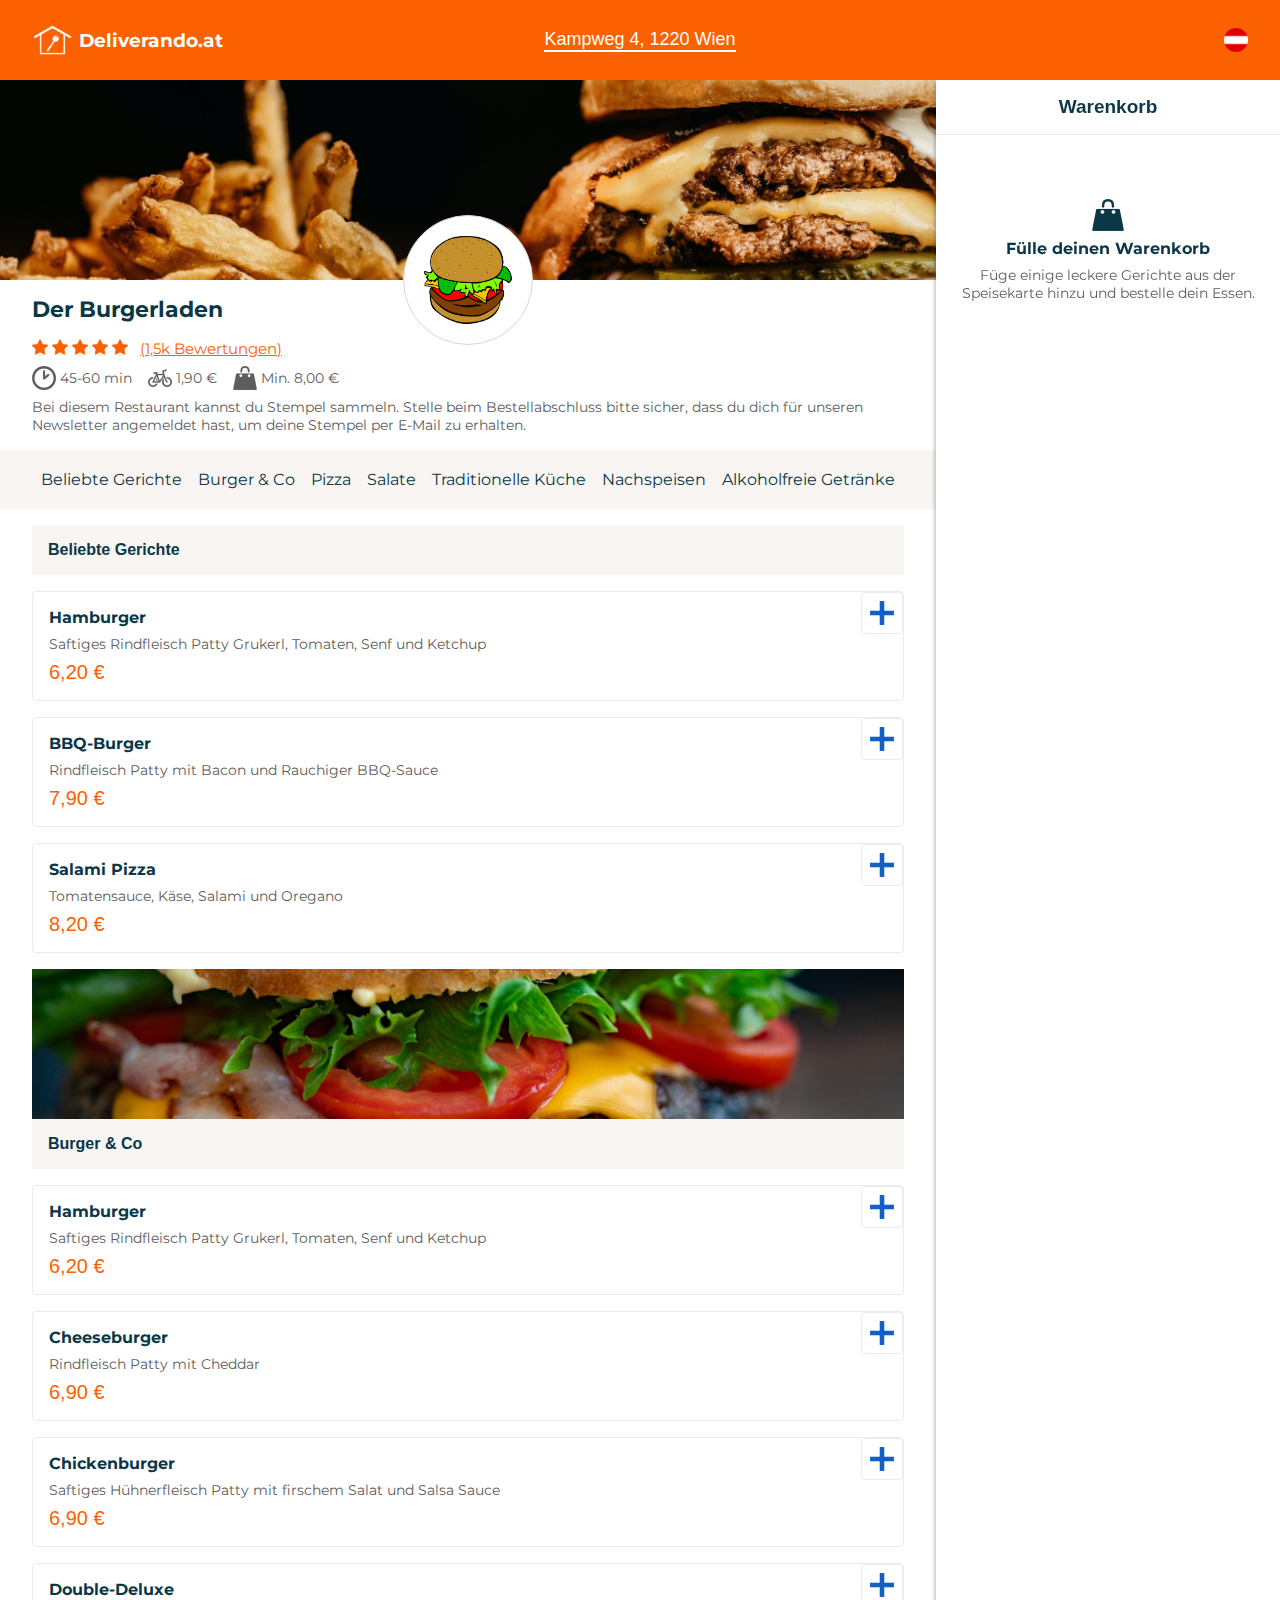
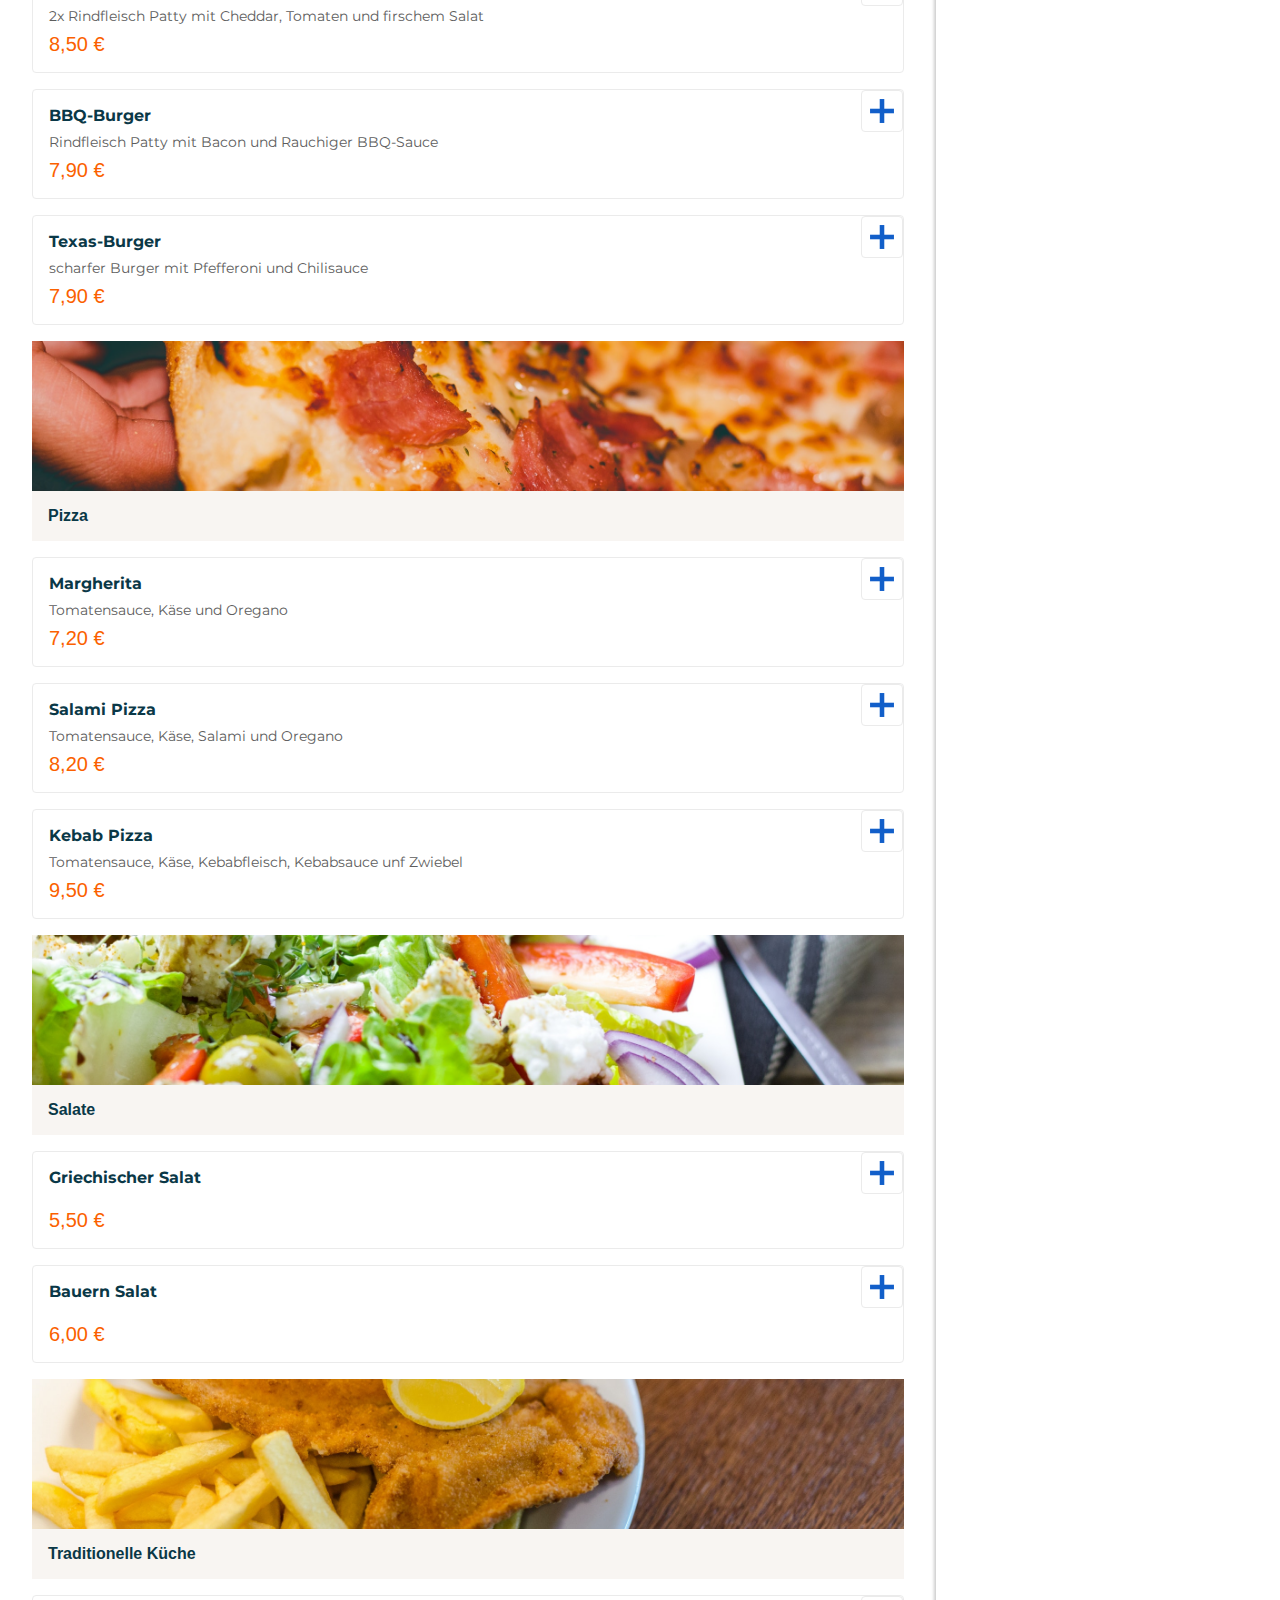
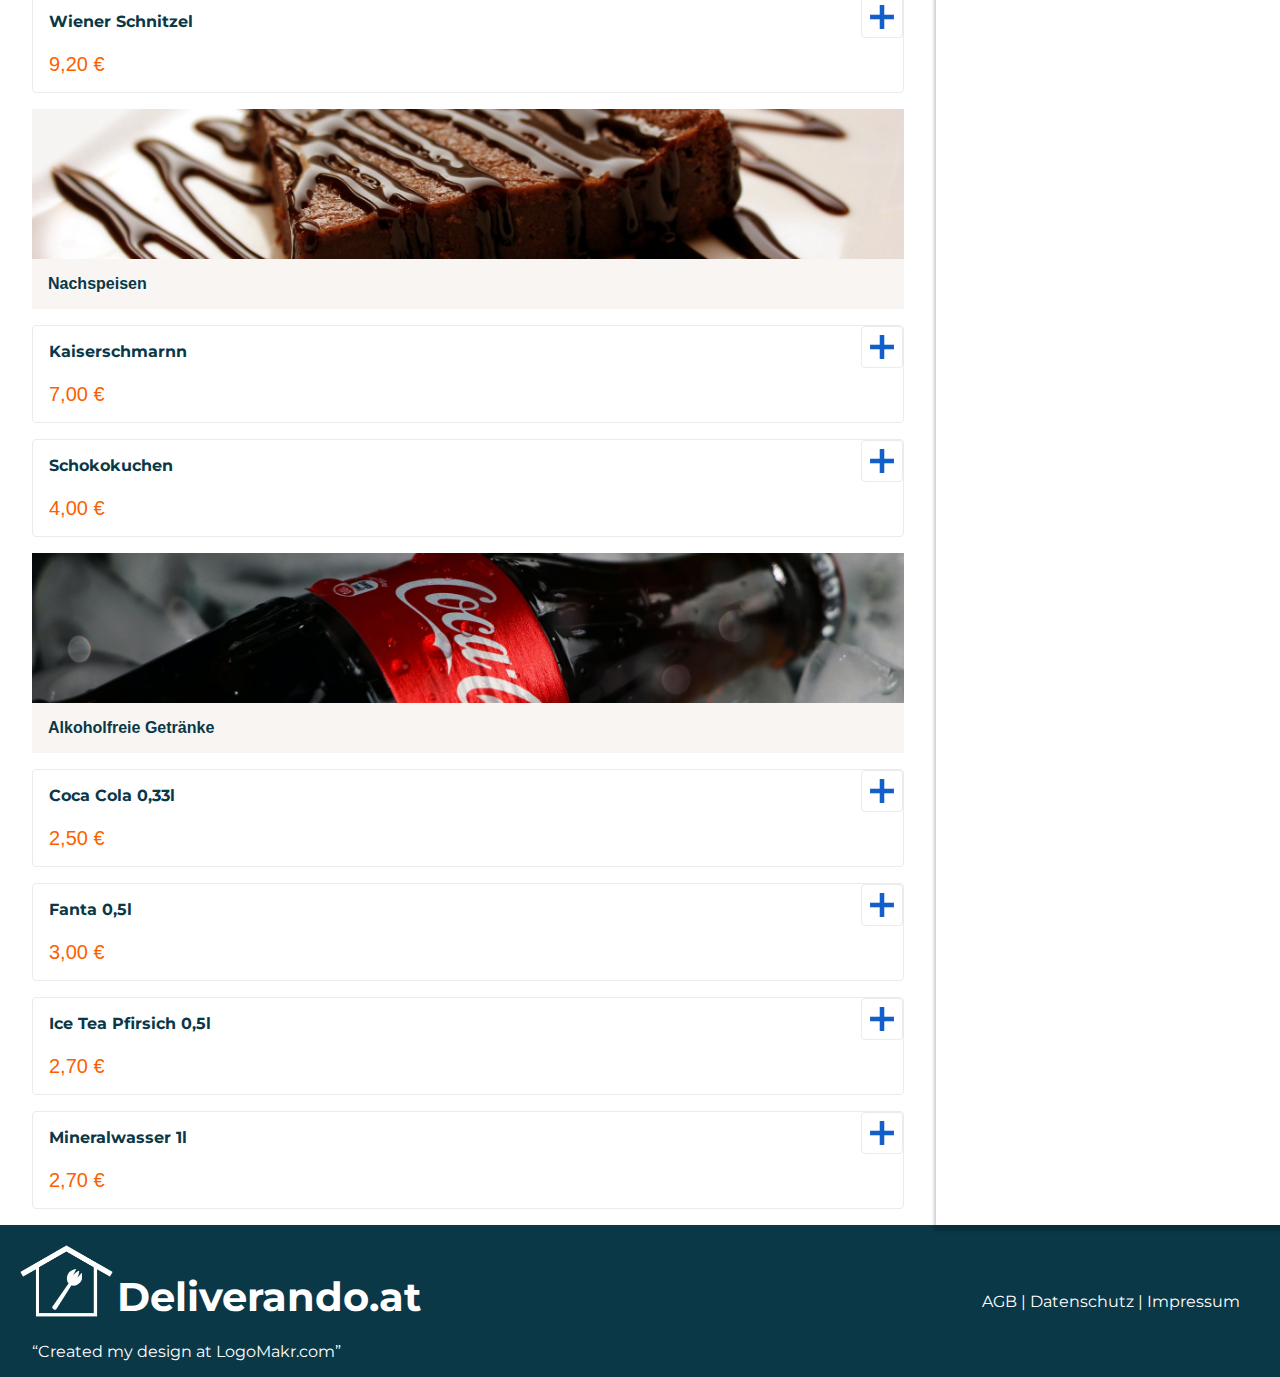
<file: index.html>
<!DOCTYPE html>
<html lang="en">
<head>
    <meta charset="UTF-8">
    <meta http-equiv="X-UA-Compatible" content="IE=edge">
    <meta name="viewport" content="width=device-width, initial-scale=1.0">
    <title>Deliverando</title>
    <link rel="icon" type="image/x-icon" href="img/logo.png">
    <link rel="stylesheet" href="style.css">
    <link rel="stylesheet" href="fonts.css">
    <script src="script.js"></script>
</head>
<body onload="render()">
    <nav>
        <div class="logo">
            <img src="img/logo.png" alt="">
            <h3>Deliverando.at</h3>
        </div>
        <div class="address">    
            <p>Kampweg 4, 1220 Wien</p>
        </div>
        <div class="flag-container">
            <img src="img/austria-flag.png" alt="">
        </div>
    </nav>

    <div class="content">

        <div class="restaurant">
            <img class="header-img" src="img/burger.jpg" alt="">
            <div class="logo-img">
            <div class="logo-img-container">
                <img src="img/burger-logo.png" alt="">
            </div>
            </div>
            <div class="restaurant-child">
                <div class="restaurant-info">
                    <h1>Der Burgerladen</h1>
                    <div class="rating">
                        <img src="img/star.png" alt="">
                        <img src="img/star.png" alt="">
                        <img src="img/star.png" alt="">
                        <img src="img/star.png" alt="">
                        <img src="img/star.png" alt="">
                        <a href="reviews.html">(1,5k Bewertungen)</a>
                    </div>
                    <div class="delivery-info">
                        <img src="img/clock.png" alt="">
                        <p>45-60 min</p>
                        <img src="img/bike.png" alt="">
                        <p>1,90 €</p>
                        <img src="img/shopping-bag-grey.png" alt="">
                        <p>Min. 8,00 €</p>
                    </div>
                    <p>Bei diesem Restaurant kannst du Stempel sammeln. Stelle beim Bestellabschluss bitte sicher, dass du dich für unseren Newsletter angemeldet hast, um deine Stempel per E-Mail zu erhalten.</p>
                </div>

                <div class="category-nav">
                    <a href="#Beliebte Gerichte">Beliebte Gerichte</a>
                    <a href="#Burger & Co">Burger & Co</a>
                    <a href="#Pizza">Pizza</a>
                    <a href="#Salate">Salate</a>
                    <a href="#Traditionelle Küche">Traditionelle Küche</a>
                    <a href="#Nachspeisen">Nachspeisen</a>
                    <a href="#Alkoholfreie Getränke">Alkoholfreie Getränke</a>
                </div>

                <div id="products">
                </div>
            </div>
        </div>

        <div class="shopping-cart-container">
            <div class="shopping-cart">
                <h3 class="cart-headline">Warenkorb</h3>
                <div id="cart-content" class="cart-content"></div>
                <div id="cart-content-sum-section"></div>
            </div>
        </div>
    
        <div id="open-shopping-basket-container" class="open-shopping-basket-container d-none">
            <button id="open-shopping-basket-button" class="open-shopping-basket" onclick="makePopUpCartVisible()"></button>
        </div>
    </div>

    <div id="pop-up-shopping-cart" class="pop-up-shopping-cart d-none-pop-up">
        <div class="pop-up-cart-headline">
            <h3>Warenkorb</h3>
            <button class="close-button" onclick="makePopUpCartInvisible()">x</button>
        </div>
        <div id="pop-up-cart-content"></div>
        <div id="pop-up-cart-sum-section"></div>
    </div>

    <footer>
        <div class="footer-child1">
            <div class="logo-footer">
                <img src="img/logo.png" alt="">
                <h3>Deliverando.at</h3>
            </div>
            <span class="credits">“Created my design at LogoMakr.com”</span>
        </div>
        <div class="footer-child2">
            <a href="agb.html">AGB</a> |
            <a href="datenschutz.html">Datenschutz</a> |
            <a href="impressum.html">Impressum</a>
        </div>
    </footer>

    <div id="bottom-placeholder" class="placeholder-basket-button d-none"></div>  <!-- placeholder to ensure that the whole footer is shown in responsive view -->
</body>
</html>
</file>
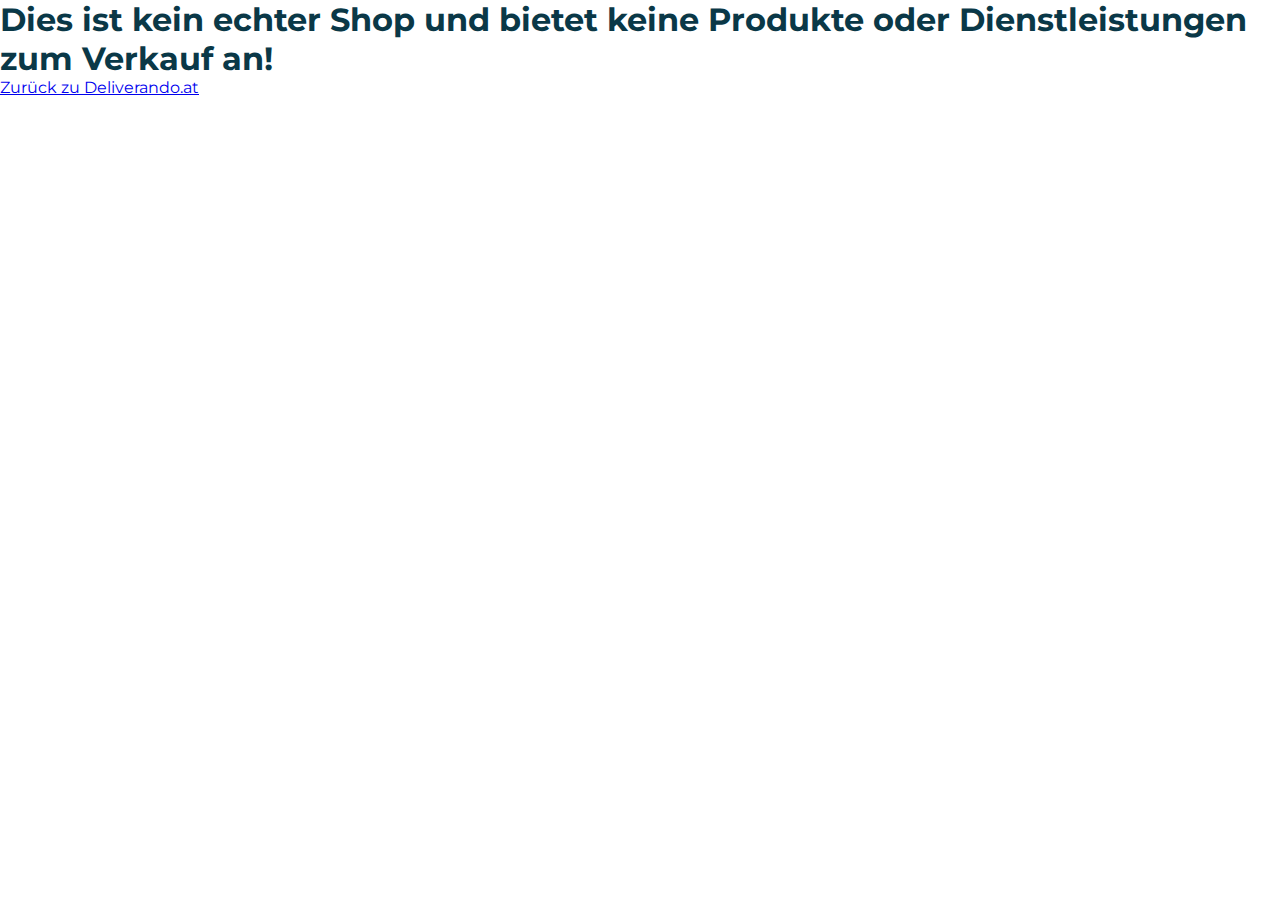
<file: agb.html>
<!DOCTYPE html>
<html lang="en">
<head>
    <meta charset="UTF-8">
    <meta http-equiv="X-UA-Compatible" content="IE=edge">
    <meta name="viewport" content="width=device-width, initial-scale=1.0">
    <title>Deliverando</title>
    <link rel="icon" type="image/x-icon" href="img/logo.png">
    <link rel="stylesheet" href="style.css">
    <link rel="stylesheet" href="fonts.css">
    <script src="script.js"></script>
</head>
<body>
    <h1>Dies ist kein echter Shop und bietet keine Produkte oder Dienstleistungen zum Verkauf an!</h1>
    <a href="index.html">Zurück zu Deliverando.at</a>
    
</body>
</html>
</file>
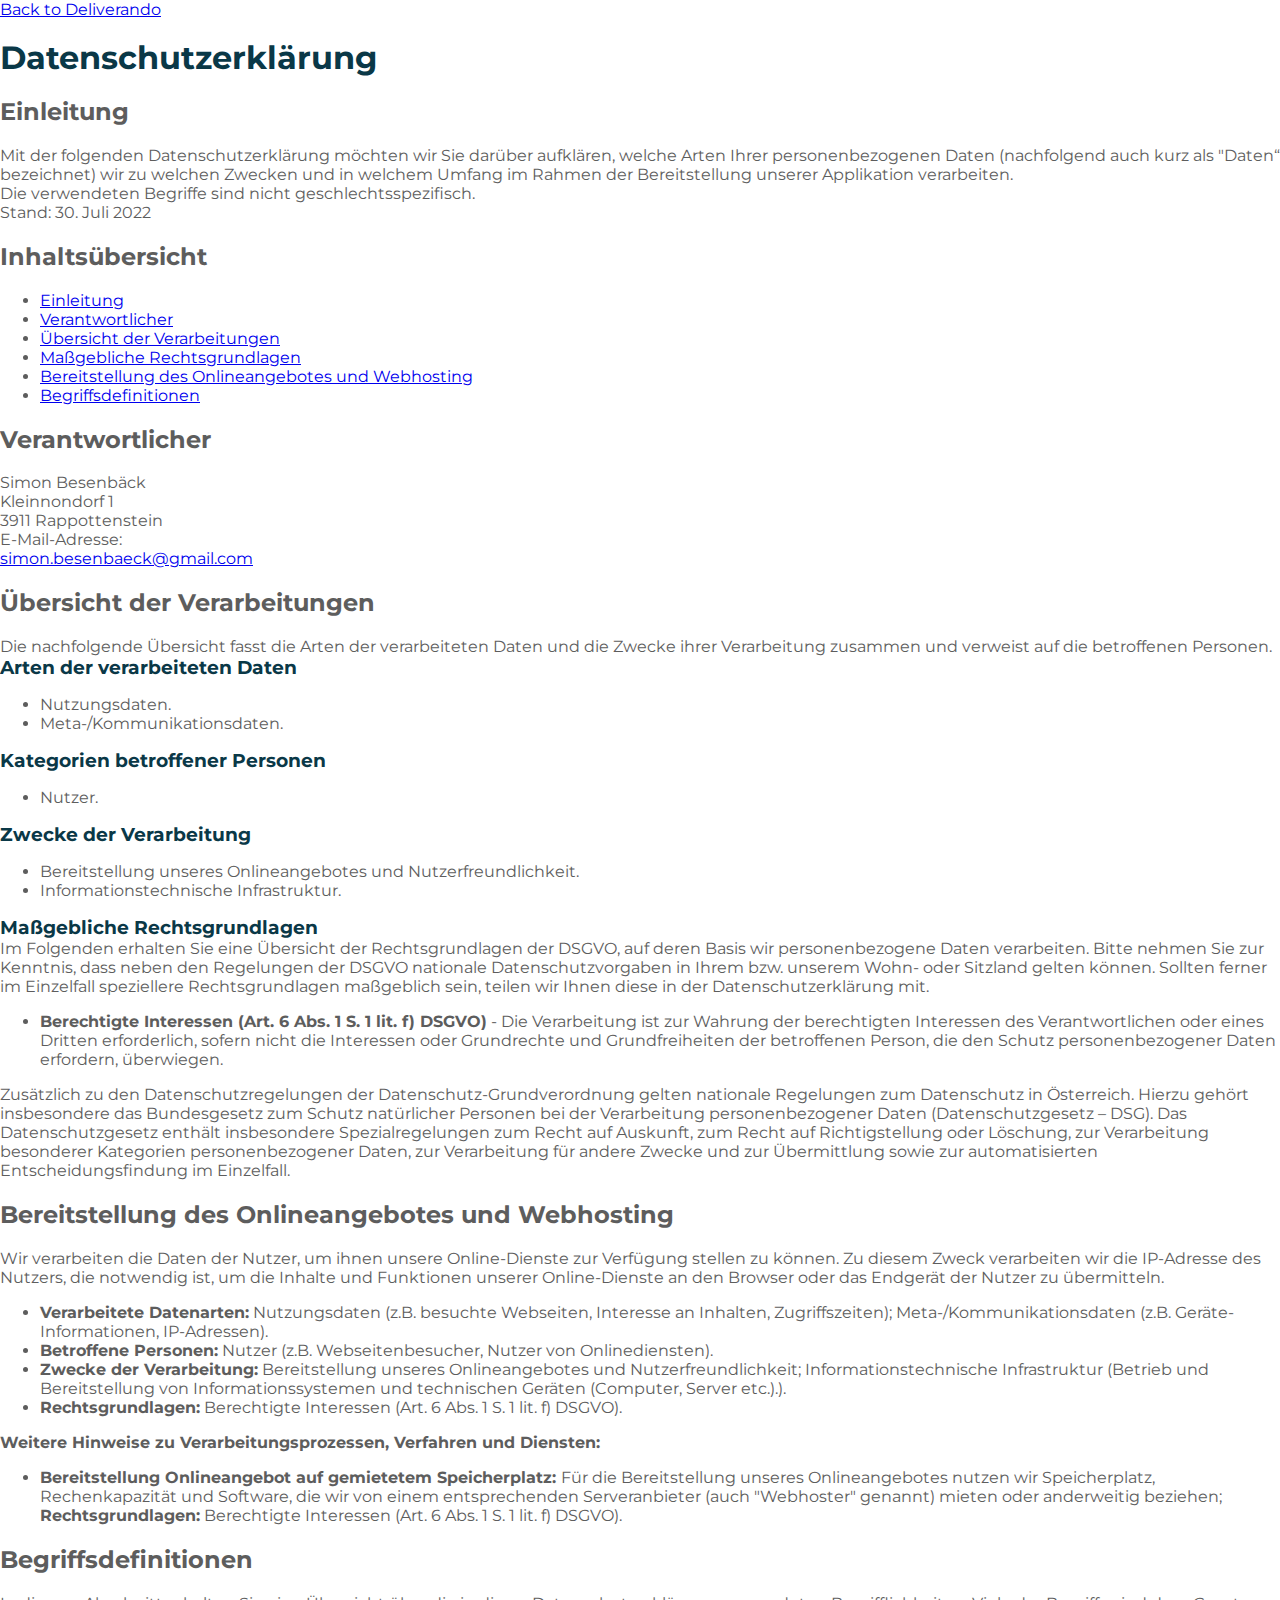
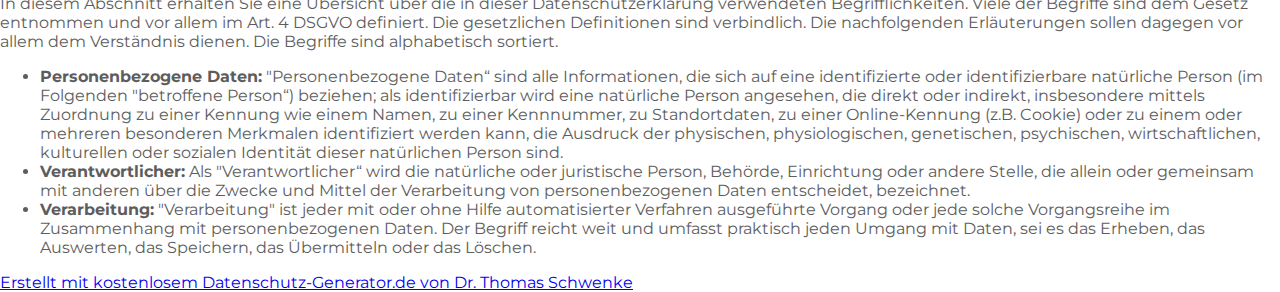
<file: datenschutz.html>
<!DOCTYPE html>
<html lang="en">

<head>
    <meta charset="UTF-8">
    <meta http-equiv="X-UA-Compatible" content="IE=edge">
    <meta name="viewport" content="width=device-width, initial-scale=1.0">
    <title>Deliverando</title>
    <link rel="icon" type="image/x-icon" href="img/favicon.ico">
    <link rel="stylesheet" href="style.css">
    <link rel="stylesheet" href="fonts.css">
    <script src="script.js"></script>
</head>

<body>
    <a href="index.html">Back to Deliverando</a> <br><br>

    <h1>Datenschutzerklärung</h1>
    <h2 id="m1870">Einleitung</h2>
    <p>Mit der folgenden Datenschutzerklärung möchten wir Sie darüber aufklären, welche Arten Ihrer personenbezogenen
        Daten (nachfolgend auch kurz als "Daten“ bezeichnet) wir zu welchen Zwecken und in welchem Umfang im Rahmen der
        Bereitstellung unserer Applikation verarbeiten.</p>
    <p>Die verwendeten Begriffe sind nicht geschlechtsspezifisch.</p>
    <p>Stand: 30. Juli 2022</p>
    <h2>Inhaltsübersicht</h2>
    <ul class="index">
        <li><a class="index-link" href="#m1870">Einleitung</a></li>
        <li><a class="index-link" href="#m3">Verantwortlicher</a></li>
        <li><a class="index-link" href="#mOverview">Übersicht der Verarbeitungen</a></li>
        <li><a class="index-link" href="#m13">Maßgebliche Rechtsgrundlagen</a></li>
        <li><a class="index-link" href="#m225">Bereitstellung des Onlineangebotes und Webhosting</a></li>
        <li><a class="index-link" href="#m42">Begriffsdefinitionen</a></li>
    </ul>
    <h2 id="m3">Verantwortlicher</h2>
    <p>Simon Besenbäck<br>Kleinnondorf 1<br>3911 Rappottenstein<br></p>
    E-Mail-Adresse: <p><a href="mailto:simon.besenbaeck@gmail.com">simon.besenbaeck@gmail.com</a></p>
    <h2 id="mOverview">Übersicht der Verarbeitungen</h2>
    <p>Die nachfolgende Übersicht fasst die Arten der verarbeiteten Daten und die Zwecke ihrer Verarbeitung zusammen und
        verweist auf die betroffenen Personen.</p>
    <h3>Arten der verarbeiteten Daten</h3>
    <ul>
        <li>Nutzungsdaten.</li>
        <li>Meta-/Kommunikationsdaten.</li>
    </ul>
    <h3>Kategorien betroffener Personen</h3>
    <ul>
        <li>Nutzer.</li>
    </ul>
    <h3>Zwecke der Verarbeitung</h3>
    <ul>
        <li>Bereitstellung unseres Onlineangebotes und Nutzerfreundlichkeit.</li>
        <li>Informationstechnische Infrastruktur.</li>
    </ul>
    <h3 id="m13">Maßgebliche Rechtsgrundlagen</h3>
    <p>Im Folgenden erhalten Sie eine Übersicht der Rechtsgrundlagen der DSGVO, auf deren Basis wir personenbezogene
        Daten verarbeiten. Bitte nehmen Sie zur Kenntnis, dass neben den Regelungen der DSGVO nationale
        Datenschutzvorgaben in Ihrem bzw. unserem Wohn- oder Sitzland gelten können. Sollten ferner im Einzelfall
        speziellere Rechtsgrundlagen maßgeblich sein, teilen wir Ihnen diese in der Datenschutzerklärung mit.</p>
    <ul>
        <li><strong>Berechtigte Interessen (Art. 6 Abs. 1 S. 1 lit. f) DSGVO)</strong> - Die Verarbeitung ist zur
            Wahrung der berechtigten Interessen des Verantwortlichen oder eines Dritten erforderlich, sofern nicht die
            Interessen oder Grundrechte und Grundfreiheiten der betroffenen Person, die den Schutz personenbezogener
            Daten erfordern, überwiegen.</li>
    </ul>
    <p>Zusätzlich zu den Datenschutzregelungen der Datenschutz-Grundverordnung gelten nationale Regelungen zum
        Datenschutz in Österreich. Hierzu gehört insbesondere das Bundesgesetz zum Schutz natürlicher Personen bei der
        Verarbeitung personenbezogener Daten (Datenschutzgesetz – DSG). Das Datenschutzgesetz enthält insbesondere
        Spezialregelungen zum Recht auf Auskunft, zum Recht auf Richtigstellung oder Löschung, zur Verarbeitung
        besonderer Kategorien personenbezogener Daten, zur Verarbeitung für andere Zwecke und zur Übermittlung sowie zur
        automatisierten Entscheidungsfindung im Einzelfall.</p>
    <h2 id="m225">Bereitstellung des Onlineangebotes und Webhosting</h2>
    <p>Wir verarbeiten die Daten der Nutzer, um ihnen unsere Online-Dienste zur Verfügung stellen zu können. Zu diesem
        Zweck verarbeiten wir die IP-Adresse des Nutzers, die notwendig ist, um die Inhalte und Funktionen unserer
        Online-Dienste an den Browser oder das Endgerät der Nutzer zu übermitteln.</p>
    <ul class="m-elements">
        <li><strong>Verarbeitete Datenarten:</strong> Nutzungsdaten (z.B. besuchte Webseiten, Interesse an Inhalten,
            Zugriffszeiten); Meta-/Kommunikationsdaten (z.B. Geräte-Informationen, IP-Adressen).</li>
        <li><strong>Betroffene Personen:</strong> Nutzer (z.B. Webseitenbesucher, Nutzer von Onlinediensten).</li>
        <li><strong>Zwecke der Verarbeitung:</strong> Bereitstellung unseres Onlineangebotes und Nutzerfreundlichkeit;
            Informationstechnische Infrastruktur (Betrieb und Bereitstellung von Informationssystemen und technischen
            Geräten (Computer, Server etc.).).</li>
        <li><strong>Rechtsgrundlagen:</strong> Berechtigte Interessen (Art. 6 Abs. 1 S. 1 lit. f) DSGVO).</li>
    </ul>
    <p><strong>Weitere Hinweise zu Verarbeitungsprozessen, Verfahren und Diensten:</strong></p>
    <ul class="m-elements">
        <li><strong>Bereitstellung Onlineangebot auf gemietetem Speicherplatz: </strong>Für die Bereitstellung unseres
            Onlineangebotes nutzen wir Speicherplatz, Rechenkapazität und Software, die wir von einem entsprechenden
            Serveranbieter (auch "Webhoster" genannt) mieten oder anderweitig beziehen;
            <strong>Rechtsgrundlagen:</strong> Berechtigte Interessen (Art. 6 Abs. 1 S. 1 lit. f) DSGVO).</li>
    </ul>
    <h2 id="m42">Begriffsdefinitionen</h2>
    <p>In diesem Abschnitt erhalten Sie eine Übersicht über die in dieser Datenschutzerklärung verwendeten
        Begrifflichkeiten. Viele der Begriffe sind dem Gesetz entnommen und vor allem im Art. 4 DSGVO definiert. Die
        gesetzlichen Definitionen sind verbindlich. Die nachfolgenden Erläuterungen sollen dagegen vor allem dem
        Verständnis dienen. Die Begriffe sind alphabetisch sortiert.</p>
    <ul class="glossary">
        <li><strong>Personenbezogene Daten:</strong> "Personenbezogene Daten“ sind alle Informationen, die sich auf eine
            identifizierte oder identifizierbare natürliche Person (im Folgenden "betroffene Person“) beziehen; als
            identifizierbar wird eine natürliche Person angesehen, die direkt oder indirekt, insbesondere mittels
            Zuordnung zu einer Kennung wie einem Namen, zu einer Kennnummer, zu Standortdaten, zu einer Online-Kennung
            (z.B. Cookie) oder zu einem oder mehreren besonderen Merkmalen identifiziert werden kann, die Ausdruck der
            physischen, physiologischen, genetischen, psychischen, wirtschaftlichen, kulturellen oder sozialen Identität
            dieser natürlichen Person sind. </li>
        <li><strong>Verantwortlicher:</strong> Als "Verantwortlicher“ wird die natürliche oder juristische Person,
            Behörde, Einrichtung oder andere Stelle, die allein oder gemeinsam mit anderen über die Zwecke und Mittel
            der Verarbeitung von personenbezogenen Daten entscheidet, bezeichnet. </li>
        <li><strong>Verarbeitung:</strong> "Verarbeitung" ist jeder mit oder ohne Hilfe automatisierter Verfahren
            ausgeführte Vorgang oder jede solche Vorgangsreihe im Zusammenhang mit personenbezogenen Daten. Der Begriff
            reicht weit und umfasst praktisch jeden Umgang mit Daten, sei es das Erheben, das Auswerten, das Speichern,
            das Übermitteln oder das Löschen. </li>
    </ul>
    <p class="seal"><a href="https://datenschutz-generator.de/"
            title="Rechtstext von Dr. Schwenke - für weitere Informationen bitte anklicken." target="_blank"
            rel="noopener noreferrer nofollow">Erstellt mit kostenlosem Datenschutz-Generator.de von Dr. Thomas
            Schwenke</a></p>
</body>
</html>
</file>
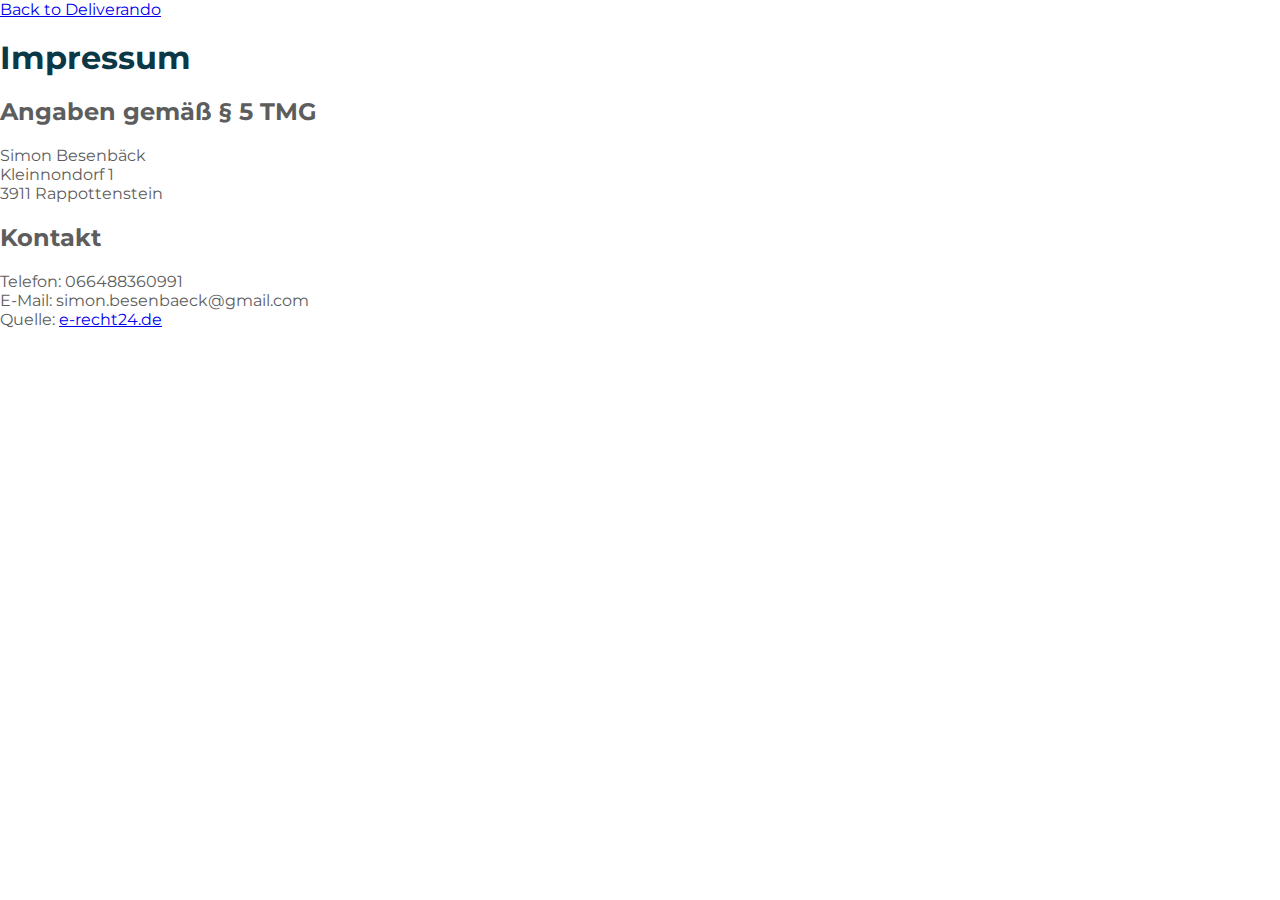
<file: impressum.html>
<!DOCTYPE html>
<html lang="en">
<head>
    <meta charset="UTF-8">
    <meta http-equiv="X-UA-Compatible" content="IE=edge">
    <meta name="viewport" content="width=device-width, initial-scale=1.0">
    <title>Deliverando</title>
    <link rel="icon" type="image/x-icon" href="img/logo.png">
    <link rel="stylesheet" href="style.css">
    <link rel="stylesheet" href="fonts.css">
    <script src="script.js"></script>
</head>
<body>
<a href="index.html">Back to Deliverando</a> <br><br>


<h1>Impressum</h1>

<h2>Angaben gem&auml;&szlig; &sect; 5 TMG</h2>
<p>Simon Besenb&auml;ck<br />
Kleinnondorf 1<br />
3911 Rappottenstein</p>

<h2>Kontakt</h2>
<p>Telefon: 066488360991<br />
E-Mail: simon.besenbaeck@gmail.com</p>

<p>Quelle: <a href="https://www.e-recht24.de">e-recht24.de</a></p>

</body>
</html>
</file>
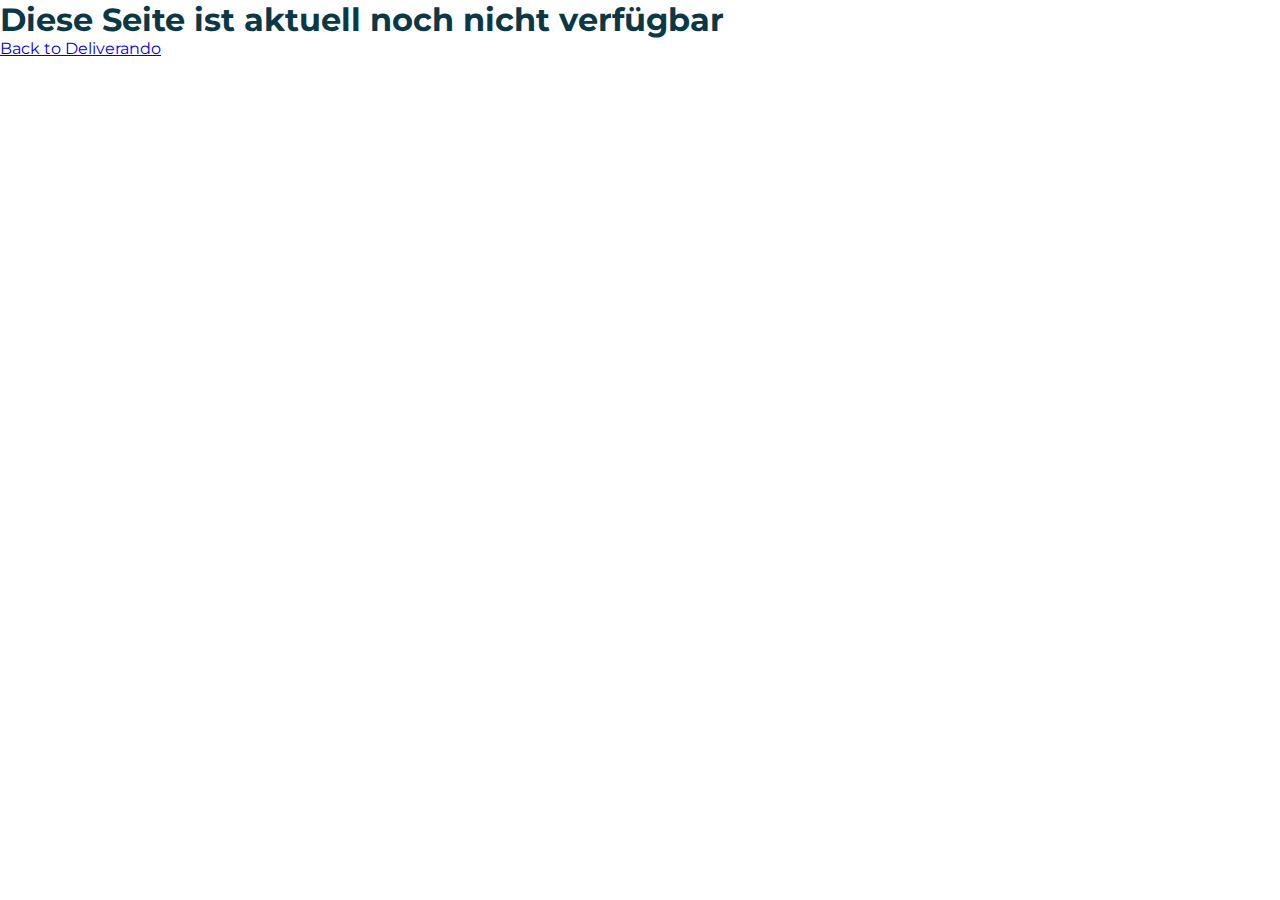
<file: reviews.html>
<!DOCTYPE html>
<html lang="en">
<head>
    <meta charset="UTF-8">
    <meta http-equiv="X-UA-Compatible" content="IE=edge">
    <meta name="viewport" content="width=device-width, initial-scale=1.0">
    <title>Deliverando</title>
    <link rel="icon" type="image/x-icon" href="img/favicon.ico">
    <link rel="stylesheet" href="style.css">
    <link rel="stylesheet" href="fonts.css">
    <script src="script.js"></script>
</head>

<body>
    <h1>Diese Seite ist aktuell noch nicht verfügbar</h1>
    <a href="index.html">Back to Deliverando</a>
</body>

</html>
</file>
<file: style.css>
html {
    scroll-behavior: smooth;
}

body {
    font-family: 'Montserrat', sans-serif;
    margin: 0;
    color: #5d5d5d;
}

nav {
    display: flex;
    justify-content: space-between;
    align-items: center;
    background-color: #FB6100;
    color: white;
    padding: 24px 32px;
    z-index: 999;
}

h1 {
    margin-block-start: 0;
    margin-block-end: 0;
    color: #0A3847;
}

h3 {
    margin-block-end: 0;
    margin-block-start: 0;
    color: #0A3847;
}

h5 {
    margin-block-end: 0;
    margin-block-start: 0;
    color: #0A3847;
    font-size: 14px;
}

p {
    margin-block-end: 0;
    margin-block-start: 0;
}

footer {
    background-color: #0A3847;
    z-index: 888;
    color: white;
    height: 120px;
    padding: 16px;
    display: flex;
    justify-content: space-between;
}

.logo {
    display: flex;
    align-items: center;
    width: 190px;
}

.logo h3 {
    color: white;
}

.logo img {
    height: 32px;
    margin-right: 6px;
}

.flag-container {
    width: 190px;
    display: flex;
    align-items: center;
    justify-content: flex-end;
}

.flag-container img {
    height: 24px;
    width: 24px;
    border-radius: 100%;
    object-fit: cover;
}

.address p {
    font-family: 'Montserrat-bold', sans-serif;
    font-size: 18px;
    border-bottom: 2px solid;
}

.content {
    display: flex;
}

.shopping-cart-container {
    width: 344px;
    right: 0;
    top: 0;
    bottom: 0;
    box-shadow: 0 4px 3px 2px rgb(0, 0, 0, 0.2);
    z-index: 777;
    position: sticky;
}

.shopping-cart {
    position: sticky;
    top: 0;
}

.cart-content {
    overflow: auto;
}

#cart-content-sum-section {
    position: sticky;
    bottom: 0;
}

.cart-content-container {
    padding: 16px 0;
    margin: 0 16px;
    border-bottom: 1px solid #d7d7d7;
}

.cart-content-container-child {
    display: flex;
    justify-content: space-between;
    align-items: center;
}

.cart-content-container-child p {
    font-size: 14px;
}

.cart-content-left {
    display: flex;
}

.cart-content-product-name {
    margin-left: 16px;
}

.add-and-remove-buttons {
    display: flex;
    justify-content: flex-end;
}

.add-and-remove-buttons img {
    margin-left: 8px;
    margin-top: 8px;
    height: 16px;
    padding: 8px;
    border: 1px solid #d7d7d7;
    border-radius: 4px;
}

.add-and-remove-buttons img:hover {
    cursor: pointer;
    border: 1px solid #125FCA;
}

.cart-headline {
    display: flex;
    justify-content: center;
    padding: 16px;
    font-family: 'Montserrat-bold', sans-serif;
    font-size: 19px;
    border-bottom: 1px solid #ebebeb;
}

.difference-container {
    display: flex;
    justify-content: space-between;
    padding: 16px;
    margin: 16px 16px 8px 16px;
    font-size: 13px;
    background-color: #FFECB3;
}

.difference-text {
    font-size: 12px;
    max-width: 230px;
}

.min-order-explanation {
    padding: 0 16px;
    font-size: 12px;
}

.empty-cart {
    display: flex;
    flex-direction: column;
    align-items: center;
    text-align: center;
    padding: 64px 16px;
}

.empty-cart img {
    height: 32px;
    width: 32px;
    object-fit: contain;
    margin-bottom: 8px;
}

.empty-cart h3 {
    font-size: 16px;
    margin-bottom: 8px;
}

.empty-cart p {
    font-size: 14px;
}

.sum-and-order-container {
    padding: 8px;
    position: sticky;
    bottom: 0;
    background-color: white;
}

.sum-overview {
    margin: 8px 0 16px 0;
}

.sum-overview-child {
    display: flex;
    margin-top: 8px;
    font-size: 14px;
    color: #0A3847;
    justify-content: space-between;
}

.pay-button {
    width: 100%;
    padding: 18px;
    text-align: center;
    font-family: 'Montserrat-bold', sans-serif;
    font-size: 16px;
    border: none;
    border-radius: 4px;
    background-color: #ebebeb;
    color: #666666;
    font-weight: bold;
}

.change-button-to-blue {
    color: white !important; 
    background-color: #125FCA !important;
}

.change-button-to-blue:hover {
    cursor: pointer;
    background-color: #0c6bf0;
}

.pop-up-shopping-cart {
    display: none;
    position: fixed;
    top: 0;
    bottom: 0;
    left: 0;
    right: 0;
    background-color: white;
}

.pop-up-cart-headline {
    display: flex;
    justify-content: space-between;
    align-items: center;
    padding: 16px;
    border-bottom: 1px solid #ebebeb;
}

.d-none-pop-up {
    display: none !important; 
}

.close-button {
    background-color: white;
    border: none;
    font-size: 20px;
    font-weight: bold;
    color: #0A3847;
}

.close-button:hover {
    cursor: pointer;
}

.empty-pop-up-cart-button {
    margin-top: 16px;
    background-color: white;
    border: 1px solid #d7d7d7;
    border-radius: 4px;
    padding: 12px;
    width: 100%;
    font-size: 16px;
    color: #125FCA;
    font-weight: bold;
}

.empty-pop-up-cart-button:hover {
    cursor: pointer;
    border-color: #0c6bf0;
    color: #0c6bf0;
}

#pop-up-cart-content {
    max-height: calc(100vh - 219px);
    overflow: auto;
}

.restaurant {
    width: calc(100% - 344px);
}

.restaurant-child {
    padding: 0 32px;
}

.header-img {
    height: 200px;
    width: 100%;
    object-fit: cover;
    display: block;
}

.logo-img {
    display: flex;
    justify-content: center;
}

.logo-img-container {
    top: 215px;
    position: absolute;
    border-radius: 100%;
    border: 1px solid #d7d7d7;
    height: 128px;
    width: 128px;
    display: flex;
    justify-content: center;
    align-items: center;
    object-fit: cover;
    background-color: white;
}

.logo-img-container img {
    height: 88px;
    width: 88px;
}

.restaurant-info {
    padding-top: 16px;
}

.restaurant-info h1 {
    font-size: 22px;
}

.rating {
    display: flex;
    padding: 8px 0;
    margin-top: 8px;
}

.restaurant-info p {
    font-size: 14px;
}

.rating img {
    height: 16px;
    width: 16px;
    object-fit: cover;
    margin-right: 4px;
}

.rating a {
    margin-left: 8px;
    color: #FB6100;
    font-size: 15px;
}

.delivery-info {
    display: flex;
    align-items: center;
    margin-bottom: 8px;
}

.delivery-info img {
    height: 24px;
    margin-right: 4px;
}

.delivery-info p {
    margin-right: 16px;
}

.category-nav {
    padding: 12px 32px;
    background-color: #F8F5F2;
    display: flex;
    position: sticky;
    top: 0;
    align-items: center;
    justify-content: center;
    margin: 16px -32px;
}

.category-nav a {
    padding: 8px;
    text-decoration: none;
    color: #0A3847;
    font-size: 16px;
    border-radius: 25px;
    width: fit-content;
    text-align: center;
    transition: ease-in-out 125ms;
}

.category-nav a:hover {
    background: #FB6100;
    color: white;
    transition: ease-in-out 125ms;
}

#products {
    padding-bottom:16px;
}

.current-category {
    font-family: 'Montserrat-bold', sans-serif;
    padding: 16px;
    background-color: #F8F5F2;
    font-size: 16px;
    scroll-margin-top: 200.4px;
}

.product-container {
    display: flex;
    justify-content: space-between;
    margin-top: 16px;
    border: 1px solid #ebebeb;
    border-radius: 4px;
}

.product-container img {
    height: 24px;
    width: 24px;
    border: 1px solid #ebebeb;
    border-radius: 4px;
    padding: 8px;
}

.product-container-child {
    padding: 16px;
    display: flex;
    flex-direction: column;
    justify-content: space-between;
    min-height: 64px;
}

.product-container:hover {
    cursor: pointer;
    border: 1px solid #125FCA;
}

.product-container-child h3 {
    font-size: 16px;
    margin-bottom: 8px;
}

.product-container-child p {
    font-size: 14px;
    margin-bottom: 8px;
}

.price {
    color: #FB6100;
    font-family: 'Montserrat-bold', sans-serif;
    font-size: 20px;
}

.slider-image {
    height: 150px;
    width: 100%;
    object-fit: cover;
    margin-top: 16px;
    display: block;
}

.open-shopping-basket-container {
    display: none;
    position: fixed;
    bottom: 0;
    left: 0;
    right: 0;
    padding: 8px;
    background-color: white;
}

.open-shopping-basket {
    background-color: #125FCA;
    color: white;
    padding: 18px;
    font-family: 'Montserrat-bold', sans-serif;
    font-size: 16px;
    border: none;
    border-radius: 4px;
    font-weight: bold;
    width: 100%;
    display: flex;
    justify-content: space-between;
    align-items: center;
}

.open-shopping-basket img {
    height: 24px;
}

.open-shopping-basket:hover {
    cursor: pointer;
    background-color: #0c6bf0;
}

.open-shopping-basket-button-container {
    width: 70px;
}

.amount-counter {
    background-color: #FB6100;
    padding: 6px;
    margin-left: -18px;
    margin-top: 10px;
    border-radius: 100%;
    position: fixed;
    font-size: 12px;
    width: 14px;
}

.placeholder-basket-button {
    display: none;
    height: 80px;
}

.logo-footer {
    display: flex;
    align-items: flex-end;
}

.logo-footer h3 {
    color: white;
    font-size: 40px;
}

.logo-footer img {
    height: 80px;
}

.footer-child1 {
    display: flex;
    flex-direction: column;
    height: 100%;
    justify-content: space-between;
}

.footer-child2 {
    display: flex;
    height: 100%;
    margin-right: 20px;
    align-items: center;
}

.footer-child2 a {
    margin-right: 4px;
    margin-left: 4px;
    color: white;
    text-decoration: none;
}

.credits {
    margin-left: 16px;
}

@media (max-width: 1024px) {
    .shopping-cart-container {
        display: none;
    }

    .restaurant {
        width: 100%;
    }

    .open-shopping-basket-container {
        display: block;
    }

    .placeholder-basket-button {
        display: block;
    }

    .d-none {
        display: none;
    }

    .pop-up-shopping-cart {
        display: block;
    }

    #pop-up-cart-content {
        padding: 0 80px;
        overflow-x: hidden;
        overflow-y: auto;
    }

    .sum-and-order-container {
        position: fixed;
        left: 0;
        right: 0;
        bottom: 0;
    }
}
@media (max-width: 730px) {
    footer {
        flex-direction: column;
        align-items: center;
        text-align: center;
    }

    .credits {
        margin-left: 0;
    }

    .footer-child2 {
        margin-right: 0;
    }

    .logo h3{
        display: none;
    }

    .logo {
        width: 40px;
        margin-right: 0;
    }

    .flag-container {
        width: 40px;
    }

    .header-img {
        height: 100px;
    }

    .logo-img-container{
        top: 129px;
        height: 100px;
        width: 100px;
    }

    .logo-img-container img {
        height: 70px;
        width: 70px;
    }

    .restaurant-child {
        padding: 0 8px;
    }

    #pop-up-cart-content {
        padding: 0 40px;
    }

    .category-nav {
        margin-left: -8px;
        margin-right: -8px;
        padding-right: 8px;
        padding-left: 8px;
    }

}

@media (max-width: 650px) {
    .category-nav {
        overflow-y: hidden;
        overflow-x: auto;
        justify-content: flex-start;
    }

    .restaurant-info p {
        margin-bottom: 16px;
    }

    #pop-up-cart-content {
        padding: 0 20px;
    }
}

@media (max-width: 550px) {
    .logo-footer {
        justify-content: center;
    }
    
    .logo-footer img {
        height: 40px;
    }

    .logo-footer h3 {
        font-size: 20px;
    }
    
    .restaurant-info {
        margin-top: 40px;
    }
    
    #pop-up-cart-content {
        padding: 0 0;
    }
}

@media (max-width: 380px) {
    .flag-container{
        display: none;
    }
    .open-shopping-basket-button-container {
        width: auto;
    }

}

@media (max-width: 360px) {
    .delivery-info {
        justify-content: space-between;
    }
    .delivery-info p {
        margin-right: 0;
    }
}
</file>
<file: fonts.css>
/* montserrat-100 - latin */
@font-face {
    font-family: 'Montserrat';
    font-style: normal;
    font-weight: 100;
    src: url('./fonts/montserrat-v24-latin-100.eot'); /* IE9 Compat Modes */
    src: local(''),
         url('./fonts/montserrat-v24-latin-100.eot?#iefix') format('embedded-opentype'), /* IE6-IE8 */
         url('./fonts/montserrat-v24-latin-100.woff2') format('woff2'), /* Super Modern Browsers */
         url('./fonts/montserrat-v24-latin-100.woff') format('woff'), /* Modern Browsers */
         url('./fonts/montserrat-v24-latin-100.ttf') format('truetype'), /* Safari, Android, iOS */
         url('./fonts/montserrat-v24-latin-100.svg#Montserrat') format('svg'); /* Legacy iOS */
  }
  /* montserrat-200 - latin */
  @font-face {
    font-family: 'Montserrat';
    font-style: normal;
    font-weight: 200;
    src: url('./fonts/montserrat-v24-latin-200.eot'); /* IE9 Compat Modes */
    src: local(''),
         url('./fonts/montserrat-v24-latin-200.eot?#iefix') format('embedded-opentype'), /* IE6-IE8 */
         url('./fonts/montserrat-v24-latin-200.woff2') format('woff2'), /* Super Modern Browsers */
         url('./fonts/montserrat-v24-latin-200.woff') format('woff'), /* Modern Browsers */
         url('./fonts/montserrat-v24-latin-200.ttf') format('truetype'), /* Safari, Android, iOS */
         url('./fonts/montserrat-v24-latin-200.svg#Montserrat') format('svg'); /* Legacy iOS */
  }
  /* montserrat-300 - latin */
  @font-face {
    font-family: 'Montserrat';
    font-style: normal;
    font-weight: 300;
    src: url('./fonts/montserrat-v24-latin-300.eot'); /* IE9 Compat Modes */
    src: local(''),
         url('./fonts/montserrat-v24-latin-300.eot?#iefix') format('embedded-opentype'), /* IE6-IE8 */
         url('./fonts/montserrat-v24-latin-300.woff2') format('woff2'), /* Super Modern Browsers */
         url('./fonts/montserrat-v24-latin-300.woff') format('woff'), /* Modern Browsers */
         url('./fonts/montserrat-v24-latin-300.ttf') format('truetype'), /* Safari, Android, iOS */
         url('./fonts/montserrat-v24-latin-300.svg#Montserrat') format('svg'); /* Legacy iOS */
  }
  /* montserrat-regular - latin */
  @font-face {
    font-family: 'Montserrat';
    font-style: normal;
    font-weight: 400;
    src: url('./fonts/montserrat-v24-latin-regular.eot'); /* IE9 Compat Modes */
    src: local(''),
         url('./fonts/montserrat-v24-latin-regular.eot?#iefix') format('embedded-opentype'), /* IE6-IE8 */
         url('./fonts/montserrat-v24-latin-regular.woff2') format('woff2'), /* Super Modern Browsers */
         url('./fonts/montserrat-v24-latin-regular.woff') format('woff'), /* Modern Browsers */
         url('./fonts/montserrat-v24-latin-regular.ttf') format('truetype'), /* Safari, Android, iOS */
         url('./fonts/montserrat-v24-latin-regular.svg#Montserrat') format('svg'); /* Legacy iOS */
  }
  /* montserrat-500 - latin */
  @font-face {
    font-family: 'Montserrat';
    font-style: normal;
    font-weight: 500;
    src: url('./fonts/montserrat-v24-latin-500.eot'); /* IE9 Compat Modes */
    src: local(''),
         url('./fonts/montserrat-v24-latin-500.eot?#iefix') format('embedded-opentype'), /* IE6-IE8 */
         url('./fonts/montserrat-v24-latin-500.woff2') format('woff2'), /* Super Modern Browsers */
         url('./fonts/montserrat-v24-latin-500.woff') format('woff'), /* Modern Browsers */
         url('./fonts/montserrat-v24-latin-500.ttf') format('truetype'), /* Safari, Android, iOS */
         url('./fonts/montserrat-v24-latin-500.svg#Montserrat') format('svg'); /* Legacy iOS */
  }
  /* montserrat-600 - latin */
  @font-face {
    font-family: 'Montserrat';
    font-style: normal;
    font-weight: 600;
    src: url('./fonts/montserrat-v24-latin-600.eot'); /* IE9 Compat Modes */
    src: local(''),
         url('./fonts/montserrat-v24-latin-600.eot?#iefix') format('embedded-opentype'), /* IE6-IE8 */
         url('./fonts/montserrat-v24-latin-600.woff2') format('woff2'), /* Super Modern Browsers */
         url('./fonts/montserrat-v24-latin-600.woff') format('woff'), /* Modern Browsers */
         url('./fonts/montserrat-v24-latin-600.ttf') format('truetype'), /* Safari, Android, iOS */
         url('./fonts/montserrat-v24-latin-600.svg#Montserrat') format('svg'); /* Legacy iOS */
  }
  /* montserrat-700 - latin */
  @font-face {
    font-family: 'Montserrat';
    font-style: normal;
    font-weight: 700;
    src: url('./fonts/montserrat-v24-latin-700.eot'); /* IE9 Compat Modes */
    src: local(''),
         url('./fonts/montserrat-v24-latin-700.eot?#iefix') format('embedded-opentype'), /* IE6-IE8 */
         url('./fonts/montserrat-v24-latin-700.woff2') format('woff2'), /* Super Modern Browsers */
         url('./fonts/montserrat-v24-latin-700.woff') format('woff'), /* Modern Browsers */
         url('./fonts/montserrat-v24-latin-700.ttf') format('truetype'), /* Safari, Android, iOS */
         url('./fonts/montserrat-v24-latin-700.svg#Montserrat') format('svg'); /* Legacy iOS */
  }
  /* montserrat-800 - latin */
  @font-face {
    font-family: 'Montserrat';
    font-style: normal;
    font-weight: 800;
    src: url('./fonts/montserrat-v24-latin-800.eot'); /* IE9 Compat Modes */
    src: local(''),
         url('./fonts/montserrat-v24-latin-800.eot?#iefix') format('embedded-opentype'), /* IE6-IE8 */
         url('./fonts/montserrat-v24-latin-800.woff2') format('woff2'), /* Super Modern Browsers */
         url('./fonts/montserrat-v24-latin-800.woff') format('woff'), /* Modern Browsers */
         url('./fonts/montserrat-v24-latin-800.ttf') format('truetype'), /* Safari, Android, iOS */
         url('./fonts/montserrat-v24-latin-800.svg#Montserrat') format('svg'); /* Legacy iOS */
  }
  /* montserrat-900 - latin */
  @font-face {
    font-family: 'Montserrat';
    font-style: normal;
    font-weight: 900;
    src: url('./fonts/montserrat-v24-latin-900.eot'); /* IE9 Compat Modes */
    src: local(''),
         url('./fonts/montserrat-v24-latin-900.eot?#iefix') format('embedded-opentype'), /* IE6-IE8 */
         url('./fonts/montserrat-v24-latin-900.woff2') format('woff2'), /* Super Modern Browsers */
         url('./fonts/montserrat-v24-latin-900.woff') format('woff'), /* Modern Browsers */
         url('./fonts/montserrat-v24-latin-900.ttf') format('truetype'), /* Safari, Android, iOS */
         url('./fonts/montserrat-v24-latin-900.svg#Montserrat') format('svg'); /* Legacy iOS */
  }
  /* montserrat-100italic - latin */
  @font-face {
    font-family: 'Montserrat';
    font-style: italic;
    font-weight: 100;
    src: url('./fonts/montserrat-v24-latin-100italic.eot'); /* IE9 Compat Modes */
    src: local(''),
         url('./fonts/montserrat-v24-latin-100italic.eot?#iefix') format('embedded-opentype'), /* IE6-IE8 */
         url('./fonts/montserrat-v24-latin-100italic.woff2') format('woff2'), /* Super Modern Browsers */
         url('./fonts/montserrat-v24-latin-100italic.woff') format('woff'), /* Modern Browsers */
         url('./fonts/montserrat-v24-latin-100italic.ttf') format('truetype'), /* Safari, Android, iOS */
         url('./fonts/montserrat-v24-latin-100italic.svg#Montserrat') format('svg'); /* Legacy iOS */
  }
  /* montserrat-200italic - latin */
  @font-face {
    font-family: 'Montserrat';
    font-style: italic;
    font-weight: 200;
    src: url('./fonts/montserrat-v24-latin-200italic.eot'); /* IE9 Compat Modes */
    src: local(''),
         url('./fonts/montserrat-v24-latin-200italic.eot?#iefix') format('embedded-opentype'), /* IE6-IE8 */
         url('./fonts/montserrat-v24-latin-200italic.woff2') format('woff2'), /* Super Modern Browsers */
         url('./fonts/montserrat-v24-latin-200italic.woff') format('woff'), /* Modern Browsers */
         url('./fonts/montserrat-v24-latin-200italic.ttf') format('truetype'), /* Safari, Android, iOS */
         url('./fonts/montserrat-v24-latin-200italic.svg#Montserrat') format('svg'); /* Legacy iOS */
  }
  /* montserrat-300italic - latin */
  @font-face {
    font-family: 'Montserrat';
    font-style: italic;
    font-weight: 300;
    src: url('./fonts/montserrat-v24-latin-300italic.eot'); /* IE9 Compat Modes */
    src: local(''),
         url('./fonts/montserrat-v24-latin-300italic.eot?#iefix') format('embedded-opentype'), /* IE6-IE8 */
         url('./fonts/montserrat-v24-latin-300italic.woff2') format('woff2'), /* Super Modern Browsers */
         url('./fonts/montserrat-v24-latin-300italic.woff') format('woff'), /* Modern Browsers */
         url('./fonts/montserrat-v24-latin-300italic.ttf') format('truetype'), /* Safari, Android, iOS */
         url('./fonts/montserrat-v24-latin-300italic.svg#Montserrat') format('svg'); /* Legacy iOS */
  }
  /* montserrat-italic - latin */
  @font-face {
    font-family: 'Montserrat';
    font-style: italic;
    font-weight: 400;
    src: url('./fonts/montserrat-v24-latin-italic.eot'); /* IE9 Compat Modes */
    src: local(''),
         url('./fonts/montserrat-v24-latin-italic.eot?#iefix') format('embedded-opentype'), /* IE6-IE8 */
         url('./fonts/montserrat-v24-latin-italic.woff2') format('woff2'), /* Super Modern Browsers */
         url('./fonts/montserrat-v24-latin-italic.woff') format('woff'), /* Modern Browsers */
         url('./fonts/montserrat-v24-latin-italic.ttf') format('truetype'), /* Safari, Android, iOS */
         url('./fonts/montserrat-v24-latin-italic.svg#Montserrat') format('svg'); /* Legacy iOS */
  }
  /* montserrat-500italic - latin */
  @font-face {
    font-family: 'Montserrat';
    font-style: italic;
    font-weight: 500;
    src: url('./fonts/montserrat-v24-latin-500italic.eot'); /* IE9 Compat Modes */
    src: local(''),
         url('./fonts/montserrat-v24-latin-500italic.eot?#iefix') format('embedded-opentype'), /* IE6-IE8 */
         url('./fonts/montserrat-v24-latin-500italic.woff2') format('woff2'), /* Super Modern Browsers */
         url('./fonts/montserrat-v24-latin-500italic.woff') format('woff'), /* Modern Browsers */
         url('./fonts/montserrat-v24-latin-500italic.ttf') format('truetype'), /* Safari, Android, iOS */
         url('./fonts/montserrat-v24-latin-500italic.svg#Montserrat') format('svg'); /* Legacy iOS */
  }
  /* montserrat-600italic - latin */
  @font-face {
    font-family: 'Montserrat';
    font-style: italic;
    font-weight: 600;
    src: url('./fonts/montserrat-v24-latin-600italic.eot'); /* IE9 Compat Modes */
    src: local(''),
         url('./fonts/montserrat-v24-latin-600italic.eot?#iefix') format('embedded-opentype'), /* IE6-IE8 */
         url('./fonts/montserrat-v24-latin-600italic.woff2') format('woff2'), /* Super Modern Browsers */
         url('./fonts/montserrat-v24-latin-600italic.woff') format('woff'), /* Modern Browsers */
         url('./fonts/montserrat-v24-latin-600italic.ttf') format('truetype'), /* Safari, Android, iOS */
         url('./fonts/montserrat-v24-latin-600italic.svg#Montserrat') format('svg'); /* Legacy iOS */
  }
  /* montserrat-700italic - latin */
  @font-face {
    font-family: 'Montserrat';
    font-style: italic;
    font-weight: 700;
    src: url('./fonts/montserrat-v24-latin-700italic.eot'); /* IE9 Compat Modes */
    src: local(''),
         url('./fonts/montserrat-v24-latin-700italic.eot?#iefix') format('embedded-opentype'), /* IE6-IE8 */
         url('./fonts/montserrat-v24-latin-700italic.woff2') format('woff2'), /* Super Modern Browsers */
         url('./fonts/montserrat-v24-latin-700italic.woff') format('woff'), /* Modern Browsers */
         url('./fonts/montserrat-v24-latin-700italic.ttf') format('truetype'), /* Safari, Android, iOS */
         url('./fonts/montserrat-v24-latin-700italic.svg#Montserrat') format('svg'); /* Legacy iOS */
  }
  /* montserrat-800italic - latin */
  @font-face {
    font-family: 'Montserrat';
    font-style: italic;
    font-weight: 800;
    src: url('./fonts/montserrat-v24-latin-800italic.eot'); /* IE9 Compat Modes */
    src: local(''),
         url('./fonts/montserrat-v24-latin-800italic.eot?#iefix') format('embedded-opentype'), /* IE6-IE8 */
         url('./fonts/montserrat-v24-latin-800italic.woff2') format('woff2'), /* Super Modern Browsers */
         url('./fonts/montserrat-v24-latin-800italic.woff') format('woff'), /* Modern Browsers */
         url('./fonts/montserrat-v24-latin-800italic.ttf') format('truetype'), /* Safari, Android, iOS */
         url('./fonts/montserrat-v24-latin-800italic.svg#Montserrat') format('svg'); /* Legacy iOS */
  }
  /* montserrat-900italic - latin */
  @font-face {
    font-family: 'Montserrat';
    font-style: italic;
    font-weight: 900;
    src: url('./fonts/montserrat-v24-latin-900italic.eot'); /* IE9 Compat Modes */
    src: local(''),
         url('./fonts/montserrat-v24-latin-900italic.eot?#iefix') format('embedded-opentype'), /* IE6-IE8 */
         url('./fonts/montserrat-v24-latin-900italic.woff2') format('woff2'), /* Super Modern Browsers */
         url('./fonts/montserrat-v24-latin-900italic.woff') format('woff'), /* Modern Browsers */
         url('./fonts/montserrat-v24-latin-900italic.ttf') format('truetype'), /* Safari, Android, iOS */
         url('./fonts/montserrat-v24-latin-900italic.svg#Montserrat') format('svg'); /* Legacy iOS */
  }
</file>
